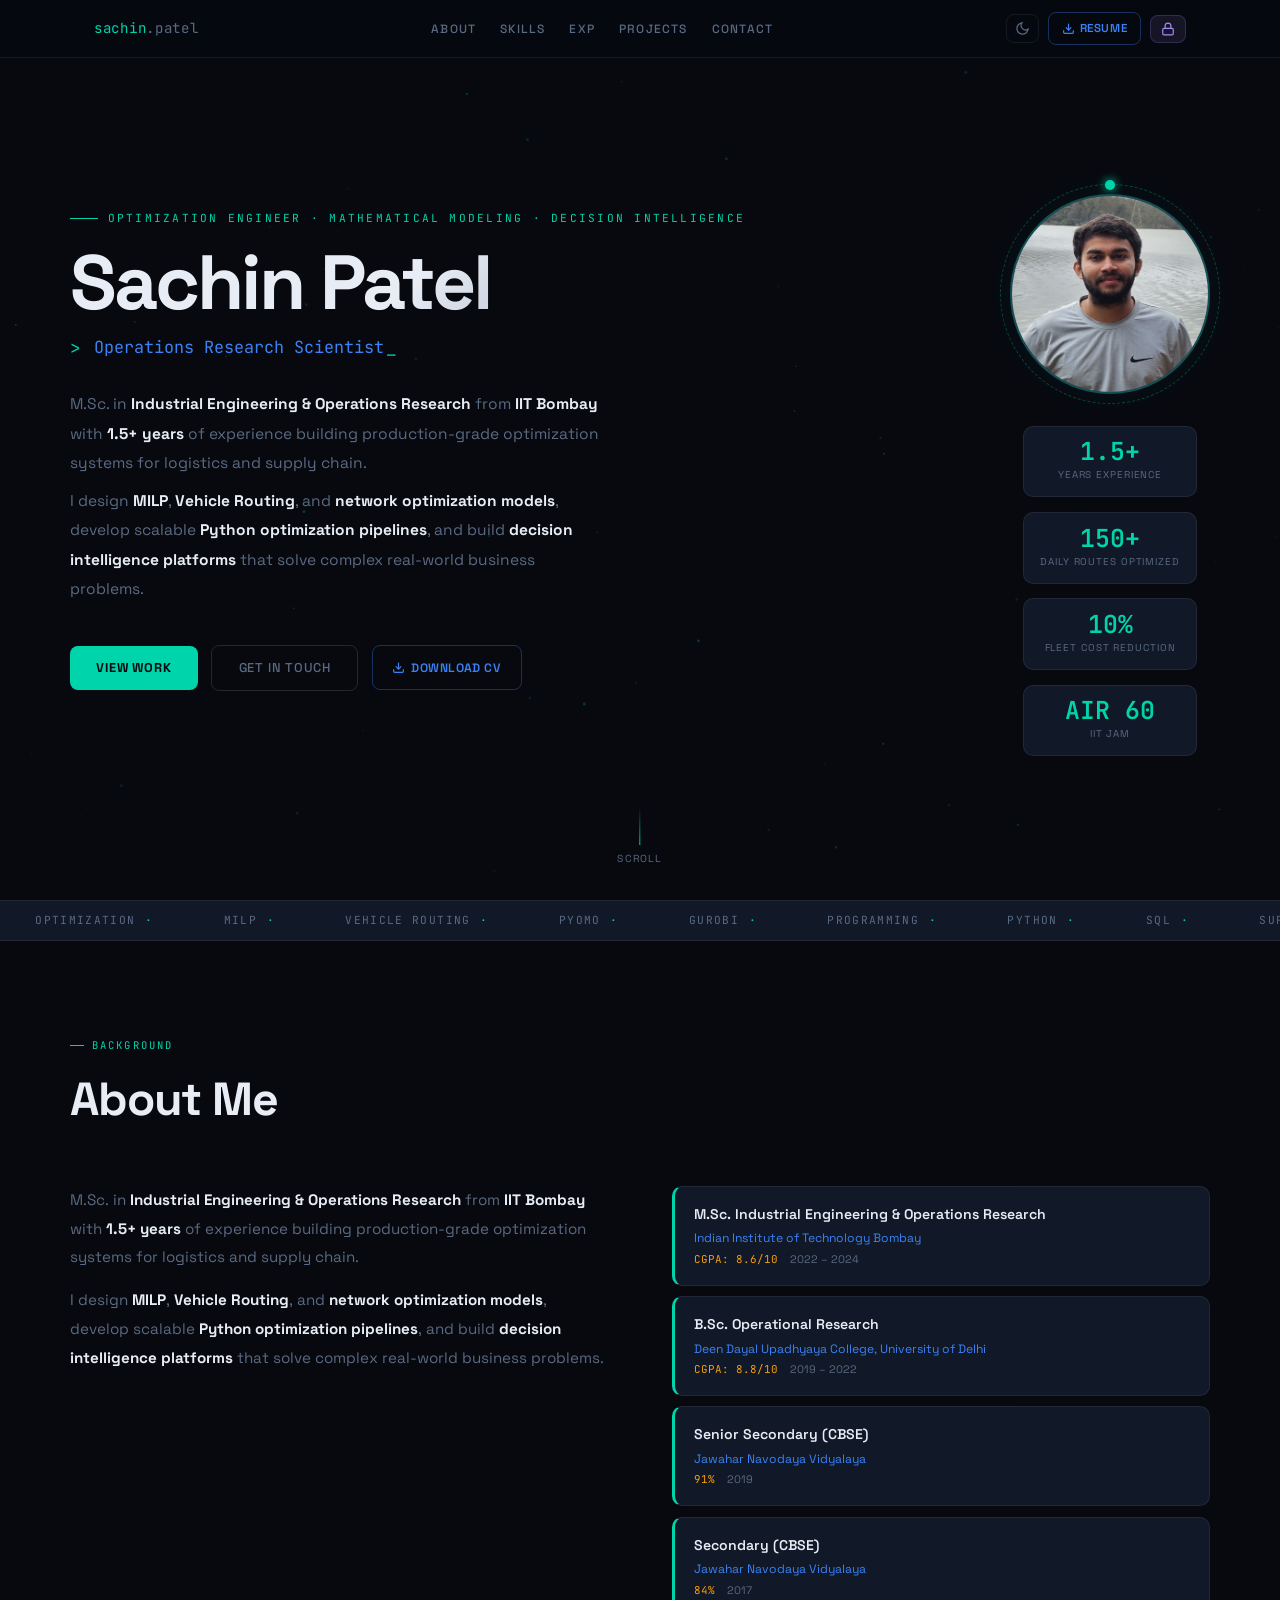
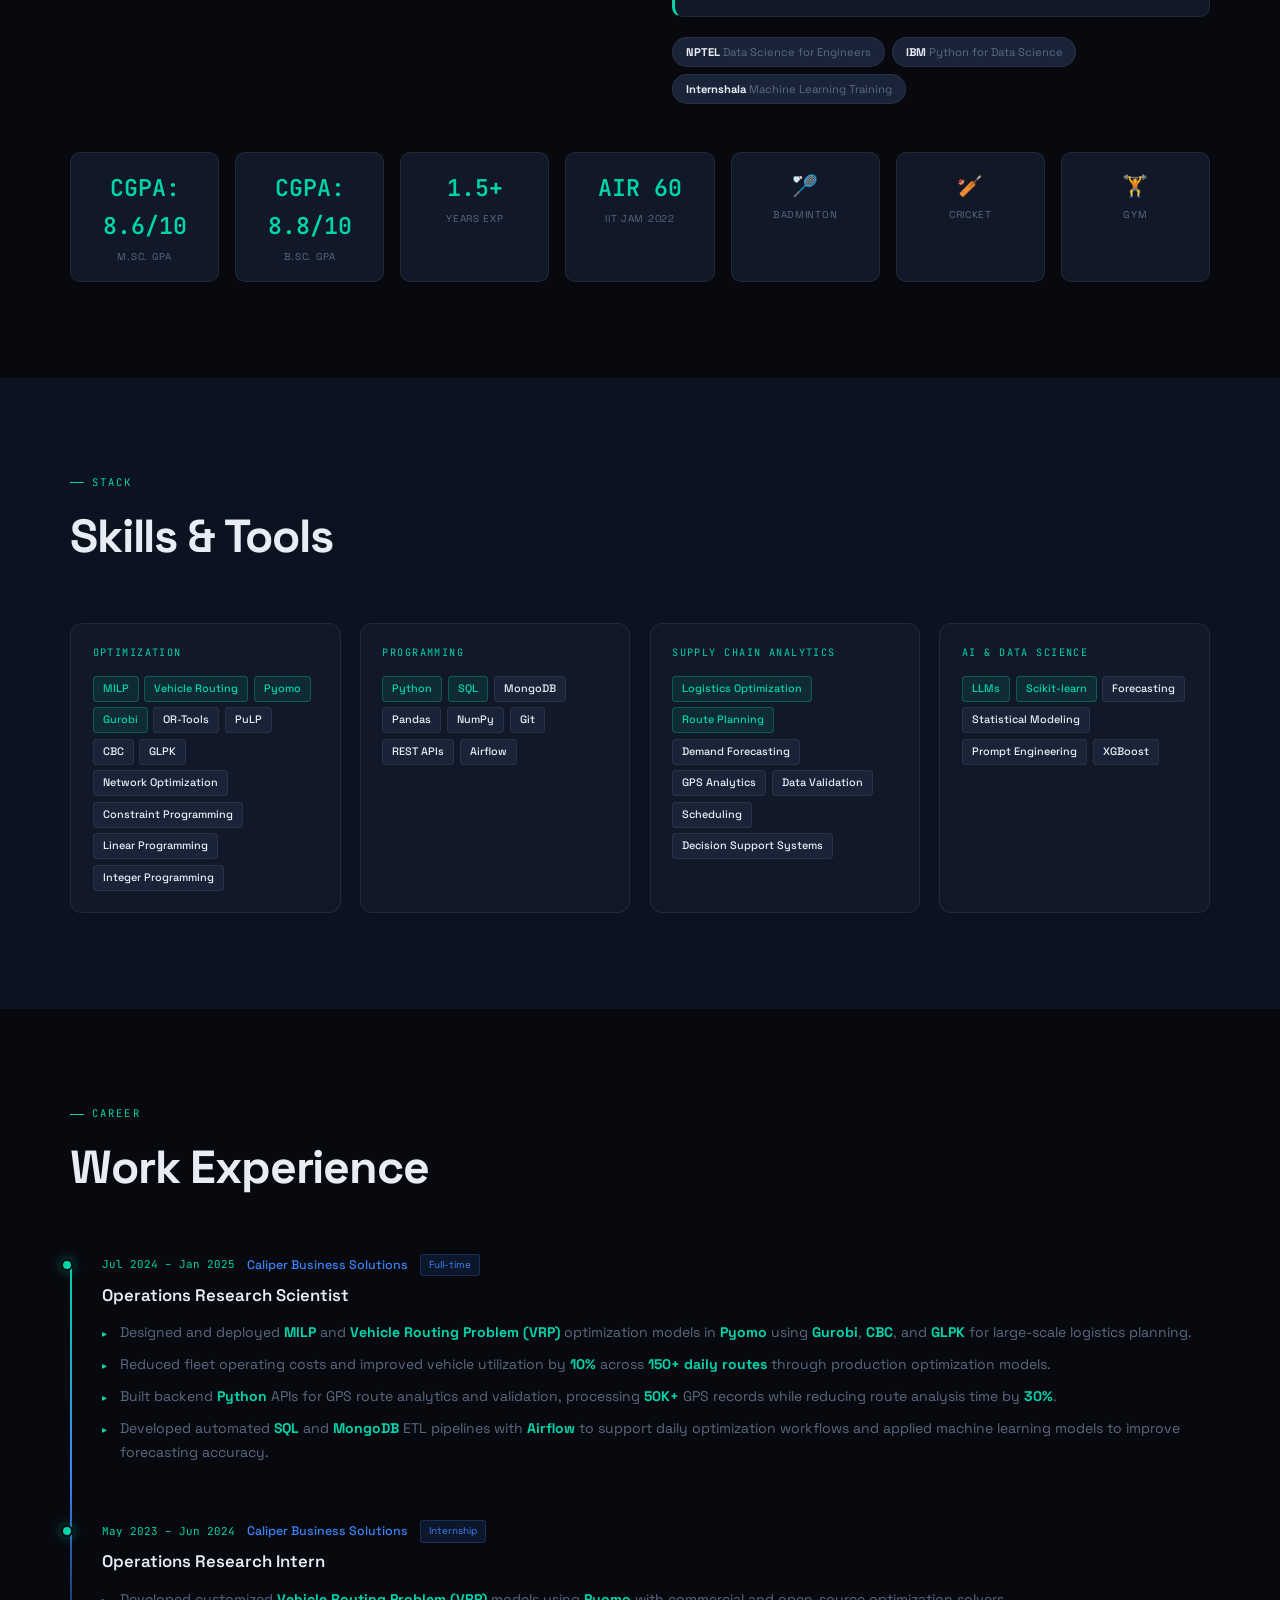
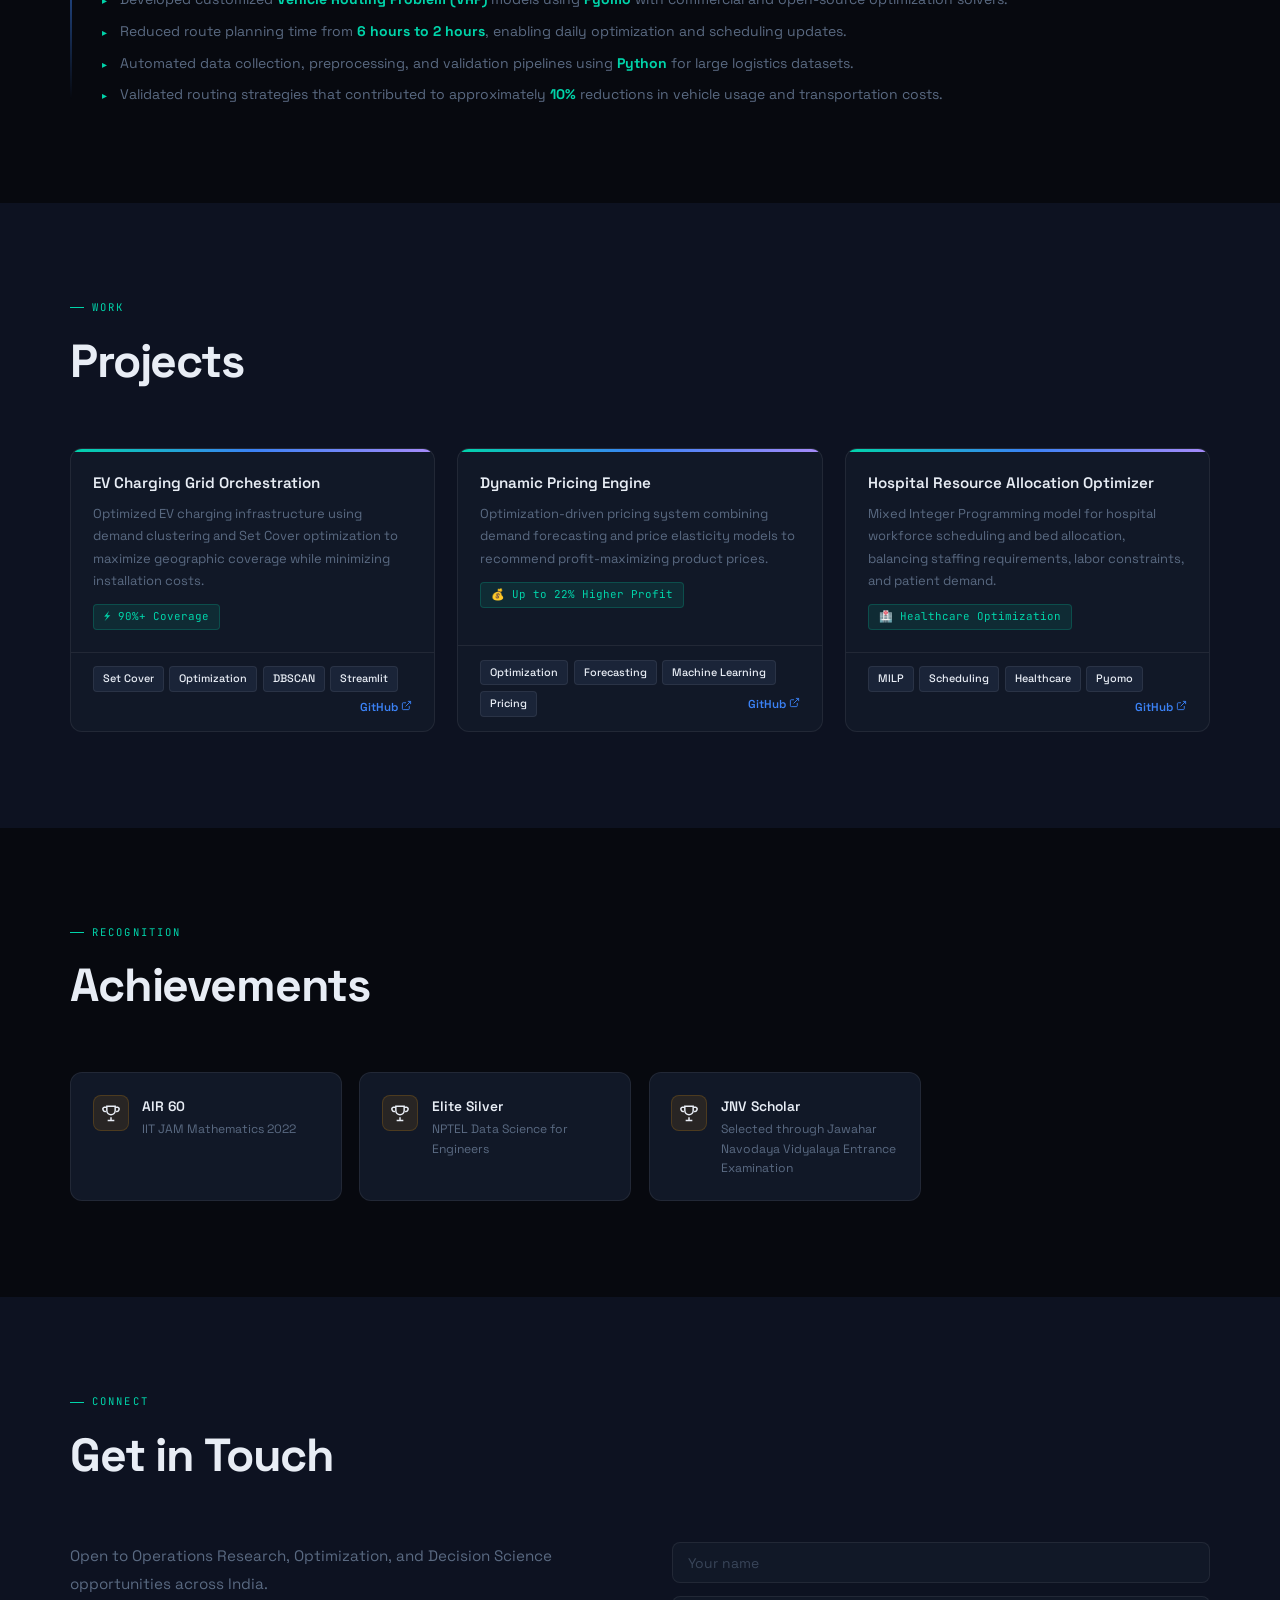
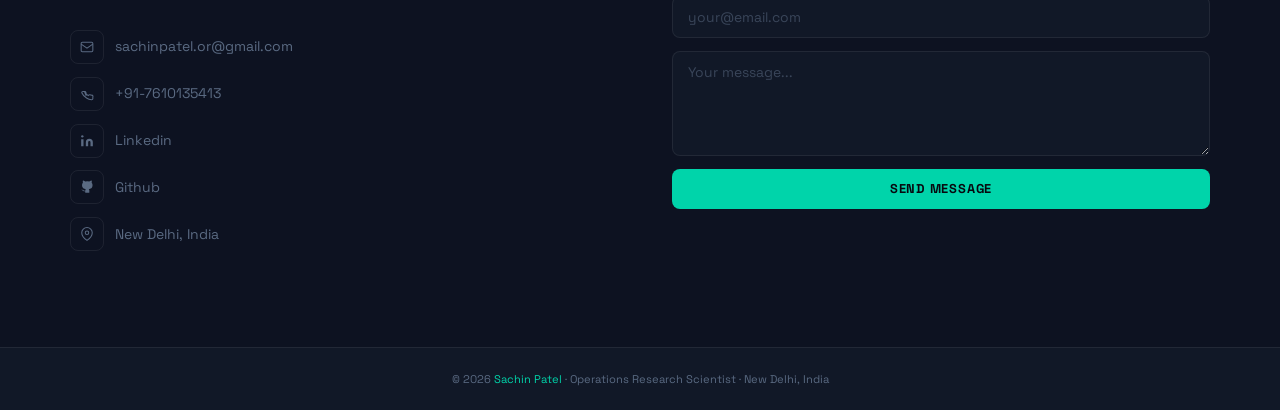
<file: index.html>
<!DOCTYPE html>
<html lang="en" data-theme="dark">
<head>
<meta charset="UTF-8">
<meta name="viewport" content="width=device-width, initial-scale=1.0">
<meta name="description" content="Sachin Patel — Operations Research Scientist specializing in Mathematical Optimization, Supply Chain, Vehicle Routing, and Decision Intelligence.">
<meta property="og:title" content="Sachin Patel — Operations Research Scientist">
<meta property="og:type"  content="website">
<link rel="preconnect" href="https://fonts.googleapis.com">
<link rel="preconnect" href="https://fonts.gstatic.com" crossorigin>
<link href="https://fonts.googleapis.com/css2?family=Space+Grotesk:wght@300;400;500;600;700&family=JetBrains+Mono:wght@400;500;600&display=swap" rel="stylesheet">
<link rel="stylesheet" href="style.css">
<title>Sachin Patel — Operations Research Scientist</title>
</head>
<body>

<canvas id="bg-canvas"></canvas>

<div id="loader">
  <div class="loader-inner">
    <div class="loader-logo">SP</div>
    <div class="loader-bar"><div class="loader-fill" id="loader-fill"></div></div>
    <div class="loader-txt">Loading portfolio…</div>
  </div>
</div>

<nav id="nav">
  <div class="nav-inner">
    <a class="nav-logo" id="nav-logo" href="#hero"></a>
    <ul class="nav-links" id="nav-links">
      <li><a href="#about">About</a></li>
      <li><a href="#skills">Skills</a></li>
      <li><a href="#experience">Exp</a></li>
      <li><a href="#projects">Projects</a></li>
      <li><a href="#contact">Contact</a></li>
    </ul>
    <div class="nav-right">
      <button class="btn-icon" id="theme-btn" title="Toggle theme" aria-label="Toggle theme">
        <svg class="icon-dark" width="15" height="15" fill="none" stroke="currentColor" stroke-width="2" viewBox="0 0 24 24"><path d="M21 12.79A9 9 0 1111.21 3 7 7 0 0021 12.79z"/></svg>
        <svg class="icon-light" width="15" height="15" fill="none" stroke="currentColor" stroke-width="2" viewBox="0 0 24 24"><circle cx="12" cy="12" r="5"/><line x1="12" y1="1" x2="12" y2="3"/><line x1="12" y1="21" x2="12" y2="23"/><line x1="4.22" y1="4.22" x2="5.64" y2="5.64"/><line x1="18.36" y1="18.36" x2="19.78" y2="19.78"/><line x1="1" y1="12" x2="3" y2="12"/><line x1="21" y1="12" x2="23" y2="12"/><line x1="4.22" y1="19.78" x2="5.64" y2="18.36"/><line x1="18.36" y1="5.64" x2="19.78" y2="4.22"/></svg>
      </button>
      <a class="btn-resume" id="nav-resume" href="#" download>
        <svg width="13" height="13" fill="none" stroke="currentColor" stroke-width="2.2" viewBox="0 0 24 24"><path d="M21 15v4a2 2 0 01-2 2H5a2 2 0 01-2-2v-4"/><polyline points="7 10 12 15 17 10"/><line x1="12" y1="15" x2="12" y2="3"/></svg>
        Resume
      </a>
      <button class="btn-admin" id="admin-btn" title="Admin Login">
        <svg width="14" height="14" fill="none" stroke="currentColor" stroke-width="2" viewBox="0 0 24 24"><rect x="3" y="11" width="18" height="11" rx="2"/><path d="M7 11V7a5 5 0 0110 0v4"/></svg>
      </button>
      <button class="nav-burger" id="nav-burger" aria-label="Menu"><span></span><span></span><span></span></button>
    </div>
  </div>
</nav>

<section id="hero">
  <div class="hero-inner">
    <div class="hero-left">
      <div class="hero-eyebrow" id="hero-eyebrow"></div>
      <h1 class="hero-name" id="hero-name"></h1>
      <div class="hero-role-wrap">
        <span class="mono-prefix">&gt;&nbsp;</span>
        <span class="hero-role" id="hero-role"></span>
        <span class="cursor-blink">_</span>
      </div>
      <div class="hero-bio" id="hero-bio"></div>
      <div class="hero-cta">
        <a href="#projects" class="btn-primary">View Work</a>
        <a href="#contact"  class="btn-outline">Get in Touch</a>
        <a class="btn-dl" id="hero-dl" href="#" download>
          <svg width="13" height="13" fill="none" stroke="currentColor" stroke-width="2.2" viewBox="0 0 24 24"><path d="M21 15v4a2 2 0 01-2 2H5a2 2 0 01-2-2v-4"/><polyline points="7 10 12 15 17 10"/><line x1="12" y1="15" x2="12" y2="3"/></svg>
          Download CV
        </a>
      </div>
    </div>
    <div class="hero-right">
      <div class="avatar-wrap" id="avatar-wrap">
        <div class="avatar-glow"></div>
        <div class="avatar-orbit-ring">
          <div class="orbit-dot"></div>
        </div>
        <div class="avatar-img" id="avatar-img"></div>
      </div>
      <div class="hero-stats" id="hero-stats"></div>
    </div>
  </div>
  <div class="hero-scroll"><div class="scroll-line"></div><span>scroll</span></div>
</section>

<div class="ticker-wrap"><div class="ticker" id="ticker"></div></div>

<section id="about" class="sec">
  <div class="sec-inner">
    <div class="sec-label">Background</div>
    <h2 class="sec-title">About Me</h2>
    <div class="about-grid">
      <div class="about-bio" id="about-bio"></div>
      <div>
        <div class="edu-list"  id="edu-list"></div>
        <div class="cert-row"  id="cert-row"></div>
      </div>
    </div>
    <div class="fact-strip" id="fact-strip"></div>
  </div>
</section>

<section id="skills" class="sec alt">
  <div class="sec-inner">
    <div class="sec-label">Stack</div>
    <h2 class="sec-title">Skills &amp; Tools</h2>
    <div class="skills-grid" id="skills-grid"></div>
  </div>
</section>

<section id="experience" class="sec">
  <div class="sec-inner">
    <div class="sec-label">Career</div>
    <h2 class="sec-title">Work Experience</h2>
    <div class="timeline" id="timeline"></div>
  </div>
</section>

<section id="projects" class="sec alt">
  <div class="sec-inner">
    <div class="sec-label">Work</div>
    <h2 class="sec-title">Projects</h2>
    <div class="projects-grid" id="projects-grid"></div>
  </div>
</section>

<section id="achievements" class="sec">
  <div class="sec-inner">
    <div class="sec-label">Recognition</div>
    <h2 class="sec-title">Achievements</h2>
    <div class="ach-grid" id="ach-grid"></div>
  </div>
</section>

<section id="contact" class="sec alt">
  <div class="sec-inner">
    <div class="sec-label">Connect</div>
    <h2 class="sec-title">Get in Touch</h2>
    <div class="contact-grid">
      <div>
        <p class="contact-blurb">Open to Operations Research, Optimization, and Decision Science opportunities across India.</p>
        <div class="contact-links" id="contact-links"></div>
      </div>
      <form id="contact-form" class="contact-form" action="https://api.web3forms.com/submit" method="POST">
        <input type="hidden" name="access_key" value="3847a3f7-4473-4e5f-8e1f-1c591c4b8a08">
        <input class="f-input" type="text" name="name" placeholder="Your name" required>
        <input class="f-input" type="email" name="email" placeholder="your@email.com" required>
        <input type="hidden" name="subject" value="New Portfolio Contact">
        <textarea class="f-input f-ta" name="message" placeholder="Your message..." required></textarea>
        <input type="checkbox" name="botcheck" class="hidden" style="display:none">
        <button class="btn-primary w-full" type="submit">
          Send Message
        </button>
      </form>
      <div id="form-ok" class="hidden" style="text-align:center;padding:2rem;color:var(--a,#00D4AA);font-weight:600;"> 
        ✓ Message sent — thank you! I'll get back to you soon. 
      </div>
    </div>
  </div>
</section>

<footer><p id="footer-txt"></p></footer>

<div class="modal-bg hidden" id="login-modal">
  <div class="modal-box" role="dialog" aria-modal="true" aria-label="Admin Login">
    <div class="modal-head">
      <span>🔐 Admin Login</span>
      <button class="icon-btn" id="login-close" aria-label="Close">✕</button>
    </div>
    <p class="modal-sub">Authenticate with GitHub to edit this portfolio.<br>Your Personal Access Token never leaves your browser.</p>
    <label class="f-label">GitHub Personal Access Token</label>
    <input class="f-input" id="gh-token-input" type="password" placeholder="ghp_xxxxxxxxxxxxxxxxxxxx" autocomplete="off">
    <label class="f-label mt8">GitHub Username</label>
    <input class="f-input" id="gh-owner-input" type="text" placeholder="your-github-username">
    <label class="f-label mt8">Repository Name</label>
    <input class="f-input" id="gh-repo-input"  type="text" placeholder="your-repo-name">
    <p class="modal-hint">Need a token? → GitHub → Settings → Developer Settings → Fine-grained Tokens → Contents: Write</p>
    <p class="modal-err hidden" id="login-err">Authentication failed. Check token and try again.</p>
    <button class="btn-primary w-full mt" id="login-submit">
      <span id="login-btn-txt">Verify &amp; Unlock Editor</span>
    </button>
  </div>
</div>

<div class="panel-overlay hidden" id="panel-overlay"></div>
<aside class="admin-panel hidden" id="admin-panel" aria-hidden="true">

  <div class="ap-head">
    <div class="ap-logo">
      <svg width="15" height="15" fill="none" stroke="var(--accent)" stroke-width="2" viewBox="0 0 24 24"><path d="M12 20h9"/><path d="M16.5 3.5a2.121 2.121 0 013 3L7 19l-4 1 1-4L16.5 3.5z"/></svg>
      Live Editor
    </div>
    <div class="ap-actions">
      <button class="btn-push" id="btn-push" title="Push changes to GitHub">
        <svg width="13" height="13" fill="currentColor" viewBox="0 0 24 24"><path d="M9 19c-5 1.5-5-2.5-7-3m14 6v-3.87a3.37 3.37 0 00-.94-2.61c3.14-.35 6.44-1.54 6.44-7A5.44 5.44 0 0020 4.77 5.07 5.07 0 0019.91 1S18.73.65 16 2.48a13.38 13.38 0 00-7 0C6.27.65 5.09 1 5.09 1A5.07 5.07 0 005 4.77a5.44 5.44 0 00-1.5 3.78c0 5.42 3.3 6.61 6.44 7A3.37 3.37 0 009 18.13V22"/></svg>
        <span id="push-txt">Push to GitHub</span>
      </button>
      <button class="icon-btn" id="panel-close" aria-label="Close panel">✕</button>
    </div>
  </div>

  <div class="ap-status hidden" id="ap-status"></div>

  <div class="ap-tabs" role="tablist">
    <button class="ap-tab active" data-tab="identity"   role="tab">Identity</button>
    <button class="ap-tab"        data-tab="hero"       role="tab">Hero</button>
    <button class="ap-tab"        data-tab="experience" role="tab">Experience</button>
    <button class="ap-tab"        data-tab="projects"   role="tab">Projects</button>
    <button class="ap-tab"        data-tab="settings"   role="tab">Settings</button>
  </div>

  <div class="ap-body" id="tab-identity" role="tabpanel">
    <div class="ap-sec">Personal Info</div>
    <div class="ef" data-k="name"       data-label="Full Name"></div>
    <div class="ef" data-k="role"       data-label="Job Title / Role"></div>
    <div class="ef" data-k="tagline"    data-label="Status Tagline"></div>
    <div class="ef" data-k="location"   data-label="Location"></div>
    <div class="ef" data-k="email"      data-label="Email" data-type="email"></div>
    <div class="ef" data-k="phone"      data-label="Phone"></div>
    <div class="ef" data-k="linkedin"   data-label="LinkedIn URL" data-type="url"></div>
    <div class="ef" data-k="github"     data-label="GitHub URL" data-type="url"></div>
    <div class="ef" data-k="resumeFile" data-label="Resume PDF filename" data-hint="Place PDF in same folder as index.html"></div>
    <div class="ef" data-k="photoUrl"   data-label="Photo URL / filename" data-hint="Leave blank for initials avatar"></div>
    <div class="ap-sec">Appearance</div>
    <div class="ef" data-k="accentColor" data-label="Accent colour" data-type="color"></div>
    <div class="ap-sec">Bio <small>(one paragraph per line)</small></div>
    <div class="ef" data-k="bio" data-type="textarea" data-rows="5"></div>
  </div>

  <div class="ap-body hidden" id="tab-hero" role="tabpanel">
    <div class="ap-sec">Hero Stats</div>
    <div id="ap-stats-list"></div>
    <button class="btn-add" id="add-stat">+ Add stat</button>
  </div>

  <div class="ap-body hidden" id="tab-experience" role="tabpanel">
    <div id="ap-exp-list"></div>
    <button class="btn-add" id="add-exp">+ Add role</button>
  </div>

  <div class="ap-body hidden" id="tab-projects" role="tabpanel">
    <div class="ap-sec">Drag cards to reorder · Changes reflect instantly</div>
    <div id="ap-proj-list" class="drag-list"></div>
    <button class="btn-add" id="add-proj">+ Add project</button>
  </div>

  <div class="ap-body hidden" id="tab-settings" role="tabpanel">
    <div class="ap-sec">GitHub Connection</div>
    <div class="gh-info-box">
      <div class="gh-status" id="gh-status-box">
        <span class="gh-dot"></span>
        <span id="gh-status-txt">Not connected</span>
      </div>
      <p class="hint-p">You authenticated via the login modal. Token is stored only in memory — cleared when you close this tab. Re-login if you refresh.</p>
    </div>
    <div class="ap-sec">Danger Zone</div>
    <button class="btn-danger" id="btn-logout">🔓 Log Out of Admin</button>
    <div class="ap-sec">Export</div>
    <button class="btn-export" id="btn-export-json">📋 Copy config.json to clipboard</button>
  </div>
</aside>

<script src="main.js"></script>
</body>
</html>
</file>
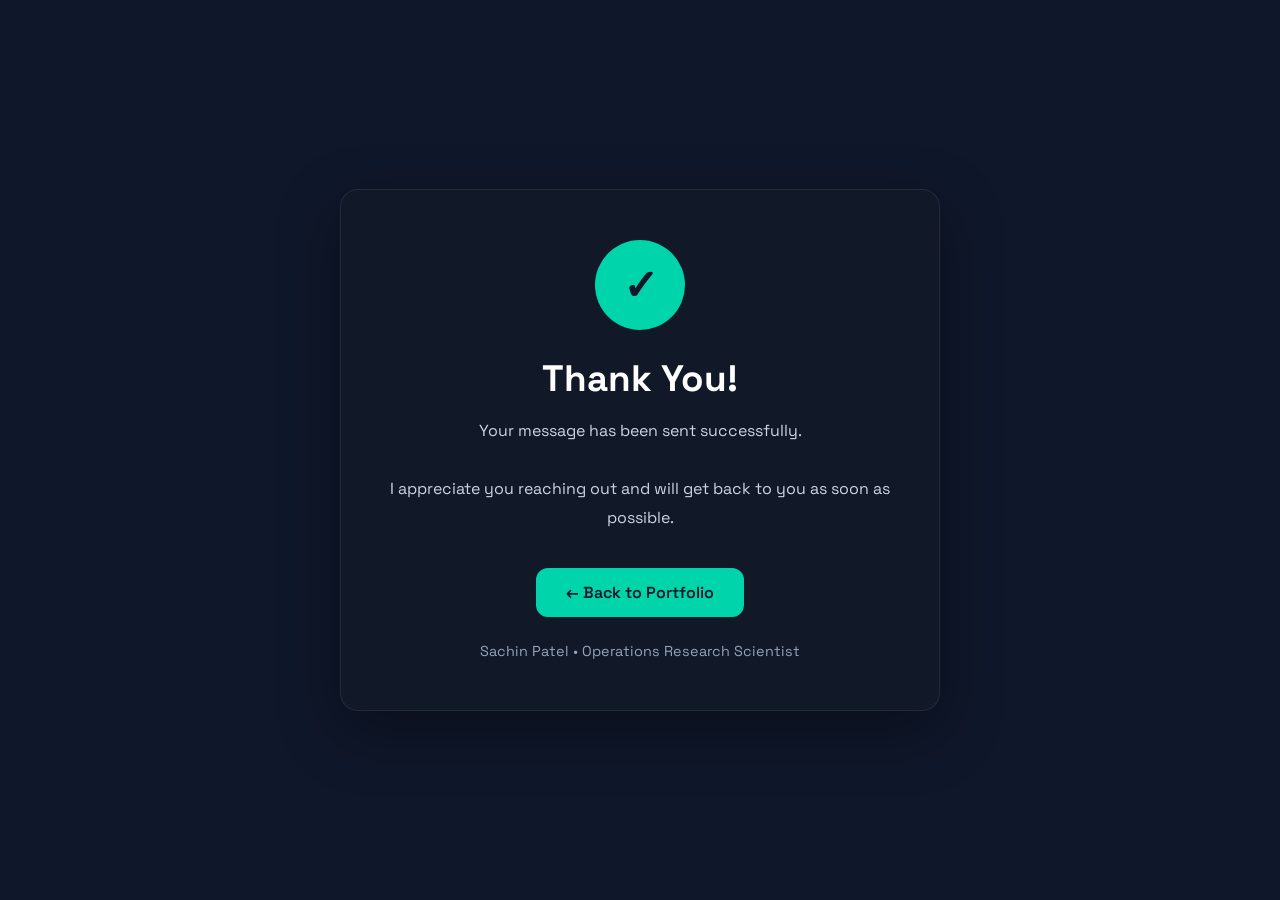
<file: thankyou.html>
<!DOCTYPE html>
<html lang="en">
<head>
    <meta charset="UTF-8">
    <meta name="viewport" content="width=device-width, initial-scale=1.0">

    <title>Thank You | Sachin Patel</title>

    <meta name="description" content="Thank you for contacting Sachin Patel. Your message has been received.">

    <link href="https://fonts.googleapis.com/css2?family=Space+Grotesk:wght@400;500;600;700&display=swap" rel="stylesheet">

    <style>
        *{
            margin:0;
            padding:0;
            box-sizing:border-box;
        }

        body{
            font-family:"Space Grotesk",sans-serif;
            background:#0f172a;
            color:#fff;
            display:flex;
            justify-content:center;
            align-items:center;
            min-height:100vh;
            padding:20px;
        }

        .card{
            max-width:600px;
            width:100%;
            text-align:center;
            background:#111827;
            border:1px solid rgba(255,255,255,.08);
            border-radius:18px;
            padding:50px 35px;
            box-shadow:0 20px 60px rgba(0,0,0,.35);
        }

        .icon{
            width:90px;
            height:90px;
            margin:0 auto 25px;
            border-radius:50%;
            background:#00D4AA;
            display:flex;
            align-items:center;
            justify-content:center;
            font-size:42px;
            color:#0f172a;
            font-weight:bold;
        }

        h1{
            font-size:2.3rem;
            margin-bottom:15px;
        }

        p{
            color:#cbd5e1;
            line-height:1.8;
            margin-bottom:35px;
        }

        .btn{
            display:inline-block;
            padding:14px 30px;
            border-radius:12px;
            text-decoration:none;
            background:#00D4AA;
            color:#0f172a;
            font-weight:600;
            transition:.3s;
        }

        .btn:hover{
            transform:translateY(-3px);
        }

        .small{
            margin-top:25px;
            font-size:.9rem;
            color:#94a3b8;
        }
    </style>
</head>
<body>

<div class="card">

    <div class="icon">✓</div>

    <h1>Thank You!</h1>

    <p>
        Your message has been sent successfully.
        <br><br>
        I appreciate you reaching out and will get back to you as soon as possible.
    </p>

    <a class="btn" href="index.html">
        ← Back to Portfolio
    </a>

    <div class="small">
        Sachin Patel • Operations Research Scientist
    </div>

</div>

</body>
</html>
</file>
<file: style.css>
/* ════════════════════════════════════════════════════════════
   SACHIN PATEL PORTFOLIO v4
   config.json · serverless GitHub auth · draggable projects
════════════════════════════════════════════════════════════ */

/* ── TOKENS ─────────────────────────────────────────────── */
:root{
  --a:  #00D4AA; --a2: #3B82F6; --a3: #A78BFA; --gold: #F59E0B;
  --bg: #07090F; --bg2:#0D1221; --sf: #111827; --sf2: #1A2438;
  --bd: rgba(255,255,255,.07); --bd2: rgba(255,255,255,.12);
  --tx: #E8EDF5; --mu: #5A6A82; --mu2:#3D4D62;
  --f:  'Space Grotesk',sans-serif;
  --m:  'JetBrains Mono',monospace;
  --r:  12px; --nh: 58px;
  --tr: .22s ease;
}
[data-theme="light"]{
  --bg:#F0F5FF; --bg2:#E6EDF9; --sf:#FFF; --sf2:#EBF2FA;
  --bd:rgba(0,0,0,.08); --bd2:rgba(0,0,0,.14);
  --tx:#0D1220; --mu:#5A6A82; --mu2:#9AAAC0;
  --a:#009B7D; --a2:#1D4ED8; --a3:#7C3AED;
}

/* ── RESET ──────────────────────────────────────────────── */
*,*::before,*::after{margin:0;padding:0;box-sizing:border-box;}
html{scroll-behavior:smooth;font-size:16px;}
body{font-family:var(--f);background:var(--bg);color:var(--tx);line-height:1.65;overflow-x:hidden;transition:background var(--tr),color var(--tr);}
a{color:inherit;text-decoration:none;}
ul{list-style:none;}
button{font-family:var(--f);cursor:pointer;border:none;background:none;}
input,textarea{font-family:var(--f);}
.hidden{display:none!important;}
.w-full{width:100%;}
.mt{margin-top:1rem;}
.mt8{margin-top:.5rem;}

/* ── CANVAS ─────────────────────────────────────────────── */
#bg-canvas{position:fixed;inset:0;z-index:0;pointer-events:none;opacity:.5;}

/* ── SCROLLBAR ──────────────────────────────────────────── */
::-webkit-scrollbar{width:3px;}
::-webkit-scrollbar-track{background:var(--bg);}
::-webkit-scrollbar-thumb{background:var(--a);border-radius:2px;}

/* ════════════════════════════════════════════════════════════
   LOADER
════════════════════════════════════════════════════════════ */
#loader{
  position:fixed;inset:0;z-index:999;
  background:var(--bg);
  display:flex;align-items:center;justify-content:center;
  transition:opacity .5s ease;
}
#loader.out{opacity:0;pointer-events:none;}
.loader-inner{display:flex;flex-direction:column;align-items:center;gap:1.5rem;}
.loader-logo{font-family:var(--m);font-size:2.5rem;font-weight:600;color:var(--a);}
.loader-bar{width:180px;height:2px;background:var(--sf2);border-radius:2px;overflow:hidden;}
.loader-fill{height:100%;width:0%;background:linear-gradient(90deg,var(--a),var(--a2));border-radius:2px;transition:width .1s linear;}
.loader-txt{font-family:var(--m);font-size:.72rem;color:var(--mu);letter-spacing:.12em;text-transform:uppercase;}

/* ════════════════════════════════════════════════════════════
   NAV
════════════════════════════════════════════════════════════ */
#nav{
  position:fixed;top:0;left:0;right:0;z-index:100;
  height:var(--nh);
  background:rgba(7,9,15,.85);
  backdrop-filter:blur(18px) saturate(180%);
  border-bottom:1px solid var(--bd);
  transition:background var(--tr);
}
[data-theme="light"] #nav{background:rgba(240,245,255,.88);}
.nav-inner{max-width:1140px;margin:0 auto;padding:0 1.5rem;height:100%;display:flex;align-items:center;justify-content:space-between;gap:1rem;}
.nav-logo{font-family:var(--m);font-size:.88rem;color:var(--a);letter-spacing:.05em;white-space:nowrap;}
.nav-logo span{color:var(--mu);}
.nav-links{display:flex;gap:1.5rem;}
.nav-links a{font-size:.75rem;font-weight:500;letter-spacing:.1em;text-transform:uppercase;color:var(--mu);transition:color var(--tr);}
.nav-links a:hover{color:var(--a);}
.nav-right{display:flex;align-items:center;gap:.55rem;flex-shrink:0;}
.btn-icon{border:1px solid var(--bd);border-radius:8px;padding:6px 8px;color:var(--mu);display:flex;align-items:center;transition:all var(--tr);}
.btn-icon:hover{border-color:var(--a);color:var(--a);}
[data-theme="dark"]  .icon-light{display:none;}
[data-theme="light"] .icon-dark{display:none;}
.btn-resume{display:inline-flex;align-items:center;gap:5px;padding:6px 13px;border-radius:8px;border:1px solid rgba(59,130,246,.35);color:var(--a2);font-size:.72rem;font-weight:600;letter-spacing:.05em;text-transform:uppercase;transition:all var(--tr);}
.btn-resume:hover{background:rgba(59,130,246,.12);}
.btn-admin{display:flex;align-items:center;padding:6px 10px;background:rgba(167,139,250,.1);border:1px solid rgba(167,139,250,.2);border-radius:8px;color:var(--a3);transition:all var(--tr);}
.btn-admin:hover{background:rgba(167,139,250,.2);border-color:var(--a3);}
.nav-burger{display:none;flex-direction:column;gap:5px;padding:4px;}
.nav-burger span{width:22px;height:2px;background:var(--mu);border-radius:2px;display:block;transition:.3s;}

/* ════════════════════════════════════════════════════════════
   HERO
════════════════════════════════════════════════════════════ */
#hero{
  min-height:100vh;display:flex;align-items:center;
  padding:calc(var(--nh)+4rem) 1.5rem 5rem;
  max-width:1140px;margin:0 auto;
  position:relative;z-index:1;
}
.hero-right {
    display: flex;
    flex-direction: column;
    align-items: center;
    gap: 2rem;

    margin-top: 50px;   /* Add this */
}
.hero-inner{display:grid;grid-template-columns:1fr auto;gap:4rem;align-items:center;width:100%;}
.hero-eyebrow{
  font-family:var(--m);font-size:.7rem;color:var(--a);letter-spacing:.2em;text-transform:uppercase;
  margin-bottom:1rem;display:flex;align-items:center;gap:.6rem;
}
.hero-eyebrow::before{content:'';width:28px;height:1px;background:var(--a);}
.hero-name{
  font-size:clamp(3rem,6vw,5.2rem);font-weight:700;line-height:1.0;letter-spacing:-.035em;
  background:linear-gradient(135deg,var(--tx) 40%,var(--mu) 100%);
  -webkit-background-clip:text;-webkit-text-fill-color:transparent;background-clip:text;
  margin-bottom:.8rem;
}
[data-theme="light"] .hero-name{background:linear-gradient(135deg,#0D1220 0%,#3B5280 100%);-webkit-background-clip:text;background-clip:text;}
.hero-role-wrap{display:flex;align-items:center;gap:2px;margin-bottom:1.75rem;}
.mono-prefix{font-family:var(--m);font-size:1.1rem;color:var(--a);}
.hero-role{font-family:var(--m);font-size:1.05rem;color:var(--a2);}
.cursor-blink{font-family:var(--m);font-size:1.1rem;color:var(--a);animation:blink 1.1s step-end infinite;}
@keyframes blink{0%,100%{opacity:1;}50%{opacity:0;}}
.hero-bio{font-size:.97rem;color:var(--mu);max-width:530px;line-height:1.9;margin-bottom:2.5rem;}
.hero-bio p{margin-bottom:.5rem;}
.hero-bio p:last-child{margin-bottom:0;}
.hero-bio strong{color:var(--tx);}
.hero-cta{display:flex;gap:.85rem;flex-wrap:wrap;align-items:center;}
.btn-primary{
  display:inline-block;padding:.72rem 1.65rem;
  background:var(--a);color:#07090F;border:none;border-radius:8px;
  font-weight:700;font-size:.8rem;letter-spacing:.06em;text-transform:uppercase;
  transition:all var(--tr);cursor:pointer;
}
.btn-primary:hover{transform:translateY(-2px);box-shadow:0 8px 24px rgba(0,212,170,.3);}
.btn-outline{
  display:inline-block;padding:.72rem 1.65rem;
  border:1px solid var(--bd2);color:var(--mu);border-radius:8px;
  font-weight:500;font-size:.8rem;letter-spacing:.06em;text-transform:uppercase;
  transition:all var(--tr);
}
.btn-outline:hover{border-color:var(--a);color:var(--a);}
.btn-dl{
  display:inline-flex;align-items:center;gap:6px;padding:.7rem 1.2rem;
  border:1px solid rgba(59,130,246,.35);color:var(--a2);border-radius:8px;
  font-weight:600;font-size:.76rem;letter-spacing:.04em;text-transform:uppercase;transition:all var(--tr);
}
.btn-dl:hover{background:rgba(59,130,246,.1);}

/* Avatar */
.hero-right{display:flex;flex-direction:column;align-items:center;gap:2rem;}
.avatar-wrap{position:relative;width:200px;height:200px;flex-shrink:0;}
.avatar-glow{
  position:absolute;inset:-24px;border-radius:50%;
  background:radial-gradient(circle,rgba(0,212,170,.15) 0%,transparent 70%);
  animation:glowpulse 4s ease-in-out infinite;
}
@keyframes glowpulse{0%,100%{opacity:.5;transform:scale(.95);}50%{opacity:1;transform:scale(1.05);}}
.avatar-orbit-ring{
  position:absolute;inset:-10px;border-radius:50%;
  border:1px dashed rgba(0,212,170,.3);
  animation:spin 18s linear infinite;
}
@keyframes spin{to{transform:rotate(360deg);}}
.orbit-dot{
  position:absolute;top:0;left:50%;
  transform:translateX(-50%) translateY(-5px);
  width:10px;height:10px;border-radius:50%;
  background:var(--a);box-shadow:0 0 10px var(--a);
}
.avatar-img{
  position:absolute;inset:0;border-radius:50%;
  background:var(--sf2);border:2px solid rgba(0,212,170,.25);
  display:flex;align-items:center;justify-content:center;
  overflow:hidden;font-family:var(--m);font-size:2.8rem;font-weight:600;color:var(--a);
}
.avatar-img img{width:100%;height:100%;object-fit:cover;}
.hero-stats{display:flex;flex-direction:column;gap:.9rem;min-width:130px;}
.stat-card{
  background:var(--sf);border:1px solid var(--bd);border-radius:10px;
  padding:.8rem 1rem;text-align:center;
  transition:border-color var(--tr),transform var(--tr);
}
.stat-card:hover{border-color:var(--a);transform:translateY(-2px);}
.stat-val{font-family:var(--m);font-size:1.55rem;font-weight:600;color:var(--a);display:block;line-height:1;}
.stat-lab{font-size:.62rem;letter-spacing:.09em;text-transform:uppercase;color:var(--mu);margin-top:.2rem;}
.hero-scroll{
  position:absolute;bottom:2rem;left:50%;transform:translateX(-50%);
  display:flex;flex-direction:column;align-items:center;gap:.4rem;
  color:var(--mu);font-size:.64rem;letter-spacing:.12em;text-transform:uppercase;
  animation:float 3.5s ease-in-out infinite;
}
@keyframes float{0%,100%{transform:translateX(-50%) translateY(0);}50%{transform:translateX(-50%) translateY(-7px);}}
.scroll-line{width:1px;height:38px;background:linear-gradient(to bottom,transparent,var(--a));}

/* ════════════════════════════════════════════════════════════
   TICKER
════════════════════════════════════════════════════════════ */
.ticker-wrap{overflow:hidden;border-top:1px solid var(--bd);border-bottom:1px solid var(--bd);background:var(--sf);padding:.65rem 0;position:relative;z-index:1;}
.ticker{display:flex;white-space:nowrap;animation:tickscroll 28s linear infinite;}
.ticker:hover{animation-play-state:paused;}
.ticker-item{padding:0 2.2rem;font-family:var(--m);font-size:.7rem;letter-spacing:.12em;text-transform:uppercase;color:var(--mu);display:inline-flex;align-items:center;gap:.6rem;}
.ticker-item::after{content:'·';color:var(--a);}
@keyframes tickscroll{from{transform:translateX(0);}to{transform:translateX(-50%);}}

/* ════════════════════════════════════════════════════════════
   SECTIONS
════════════════════════════════════════════════════════════ */
.sec{padding:6rem 1.5rem;position:relative;z-index:1;}
.sec.alt{background:var(--bg2);}
.sec-inner{max-width:1140px;margin:0 auto;}
.sec-label{font-family:var(--m);font-size:.66rem;color:var(--a);letter-spacing:.2em;text-transform:uppercase;margin-bottom:.4rem;display:flex;align-items:center;gap:.5rem;}
.sec-label::before{content:'';width:14px;height:1px;background:var(--a);}
.sec-title{font-size:clamp(1.9rem,4vw,2.9rem);font-weight:700;letter-spacing:-.025em;margin-bottom:3rem;}

/* ════════════════════════════════════════════════════════════
   ABOUT
════════════════════════════════════════════════════════════ */
.about-grid{display:grid;grid-template-columns:1fr 1fr;gap:4rem;margin-bottom:3rem;}
.about-bio p{font-size:.95rem;color:var(--mu);line-height:1.9;margin-bottom:.85rem;}
.about-bio p strong{color:var(--tx);}
.edu-list{display:flex;flex-direction:column;gap:.65rem;margin-bottom:1.25rem;}
.edu-card{
  background:var(--sf);border:1px solid var(--bd);border-radius:10px;
  padding:1rem 1.2rem;border-left:3px solid var(--a);transition:transform var(--tr);
}
.edu-card:hover{transform:translateX(4px);}
.edu-deg{font-weight:600;font-size:.88rem;}
.edu-inst{font-size:.76rem;color:var(--a2);margin:.15rem 0;}
.edu-meta{display:flex;gap:.75rem;font-size:.68rem;color:var(--mu);}
.edu-grade{color:var(--gold);font-family:var(--m);}
.cert-row{display:flex;flex-wrap:wrap;gap:.45rem;}
.cert-pill{padding:.3rem .8rem;border-radius:20px;background:var(--sf2);border:1px solid var(--bd);font-size:.7rem;color:var(--mu);transition:border-color var(--tr),color var(--tr);}
.cert-pill:hover{border-color:var(--a);color:var(--a);}
.cert-pill strong{color:var(--tx);}
.fact-strip{display:grid;grid-template-columns:repeat(auto-fit,minmax(140px,1fr));gap:1rem;}
.fact-card{
  background:var(--sf);border:1px solid var(--bd);border-radius:10px;
  padding:1rem 1.1rem;text-align:center;transition:border-color var(--tr),transform var(--tr);
}
.fact-card:hover{border-color:var(--a2);transform:translateY(-3px);}
.fact-val{font-family:var(--m);font-size:1.45rem;font-weight:600;color:var(--a);display:block;}
.fact-key{font-size:.62rem;letter-spacing:.07em;text-transform:uppercase;color:var(--mu);margin-top:.2rem;}

/* ════════════════════════════════════════════════════════════
   SKILLS
════════════════════════════════════════════════════════════ */
.skills-grid{display:grid;grid-template-columns:repeat(auto-fill,minmax(270px,1fr));gap:1.2rem;}
.skill-card{
  background:var(--sf);border:1px solid var(--bd);border-radius:var(--r);padding:1.35rem;
  position:relative;overflow:hidden;transition:border-color var(--tr),transform var(--tr);
}
.skill-card::after{
  content:'';position:absolute;top:0;left:0;right:0;height:2px;
  background:linear-gradient(90deg,var(--a),var(--a2));
  transform:scaleX(0);transform-origin:left;transition:transform .3s;
}
.skill-card:hover{border-color:rgba(0,212,170,.3);transform:translateY(-3px);}
.skill-card:hover::after{transform:scaleX(1);}
.skill-cat{font-family:var(--m);font-size:.64rem;color:var(--a);letter-spacing:.14em;text-transform:uppercase;margin-bottom:.85rem;}
.skill-tags{display:flex;flex-wrap:wrap;gap:.35rem;}
.tag{font-size:.68rem;padding:3px 9px;border-radius:4px;border:1px solid var(--bd);background:var(--sf2);color:var(--tx);font-weight:500;}
.tag.hi{background:rgba(0,212,170,.1);border-color:rgba(0,212,170,.3);color:var(--a);}

/* ════════════════════════════════════════════════════════════
   TIMELINE
════════════════════════════════════════════════════════════ */
.timeline{position:relative;padding-left:2rem;}
.timeline::before{content:'';position:absolute;left:0;top:.5rem;bottom:.5rem;width:2px;background:linear-gradient(to bottom,var(--a),var(--a2),transparent);}
.tl-item{position:relative;margin-bottom:3.5rem;}
.tl-item:last-child{margin-bottom:0;}
.tl-dot{position:absolute;left:-2.55rem;top:.3rem;width:12px;height:12px;border-radius:50%;background:var(--a);border:2px solid var(--bg);box-shadow:0 0 12px rgba(0,212,170,.5);}
.tl-meta{display:flex;align-items:center;gap:.75rem;margin-bottom:.35rem;flex-wrap:wrap;}
.tl-period{font-family:var(--m);font-size:.68rem;color:var(--a);}
.tl-company{font-size:.78rem;color:var(--a2);font-weight:500;}
.tl-type{font-size:.62rem;padding:2px 8px;border-radius:3px;background:rgba(59,130,246,.12);border:1px solid rgba(59,130,246,.22);color:var(--a2);}
.tl-role{font-size:1.05rem;font-weight:600;margin-bottom:.75rem;}
.tl-bullets{display:flex;flex-direction:column;gap:.5rem;}
.tl-bullets li{font-size:.875rem;color:var(--mu);line-height:1.7;padding-left:1.1rem;position:relative;}
.tl-bullets li::before{content:'▸';position:absolute;left:0;color:var(--a);font-size:.6rem;top:5px;}
.tl-bullets li strong{color:var(--a);}

/* ════════════════════════════════════════════════════════════
   PROJECTS GRID
════════════════════════════════════════════════════════════ */
.projects-grid{display:grid;grid-template-columns:repeat(auto-fill,minmax(295px,1fr));gap:1.4rem;}
.proj-card{
  background:var(--sf);border:1px solid var(--bd);border-radius:var(--r);
  overflow:hidden;display:flex;flex-direction:column;
  transition:border-color var(--tr),transform var(--tr),box-shadow var(--tr);
}
.proj-card:hover{border-color:rgba(59,130,246,.35);transform:translateY(-4px);box-shadow:0 12px 40px rgba(0,0,0,.35);}
.proj-bar{height:3px;background:linear-gradient(90deg,var(--a),var(--a2),var(--a3));}
.proj-body{padding:1.35rem;flex:1;}
.proj-title{font-size:.95rem;font-weight:600;margin-bottom:.55rem;line-height:1.35;}
.proj-desc{font-size:.81rem;color:var(--mu);line-height:1.75;}
.proj-metric{
  display:inline-block;margin-top:.7rem;
  font-family:var(--m);font-size:.68rem;
  padding:3px 10px;border-radius:4px;
  background:rgba(0,212,170,.1);border:1px solid rgba(0,212,170,.2);color:var(--a);
}
.proj-foot{padding:.85rem 1.35rem;border-top:1px solid var(--bd);display:flex;flex-wrap:wrap;gap:.35rem;align-items:center;}
.proj-link{margin-left:auto;font-size:.72rem;color:var(--a2);font-weight:600;transition:color var(--tr);}
.proj-link:hover{color:var(--a);}

/* ════════════════════════════════════════════════════════════
   ACHIEVEMENTS
════════════════════════════════════════════════════════════ */
.ach-grid{display:grid;grid-template-columns:repeat(auto-fill,minmax(240px,1fr));gap:1.1rem;}
.ach-card{
  background:var(--sf);border:1px solid var(--bd);border-radius:var(--r);
  padding:1.35rem;display:flex;gap:.85rem;align-items:flex-start;
  transition:border-color var(--tr),transform var(--tr);
}
.ach-card:hover{border-color:rgba(245,158,11,.3);transform:translateY(-2px);}
.ach-icon{width:36px;height:36px;flex-shrink:0;border-radius:8px;background:rgba(245,158,11,.1);border:1px solid rgba(245,158,11,.18);display:flex;align-items:center;justify-content:center;font-size:1.05rem;}
.ach-title{font-size:.86rem;font-weight:600;margin-bottom:.2rem;}
.ach-desc{font-size:.76rem;color:var(--mu);line-height:1.6;}

/* ════════════════════════════════════════════════════════════
   CONTACT
════════════════════════════════════════════════════════════ */
.contact-grid{display:grid;grid-template-columns:1fr 1fr;gap:4rem;align-items:start;}
.contact-blurb{font-size:.95rem;color:var(--mu);line-height:1.85;margin-bottom:2rem;}
.contact-links{display:flex;flex-direction:column;gap:.8rem;}
.c-link{display:flex;align-items:center;gap:.7rem;font-size:.875rem;color:var(--mu);transition:color var(--tr);}
.c-link:hover{color:var(--a);}
.c-icon{width:34px;height:34px;flex-shrink:0;border:1px solid var(--bd);border-radius:8px;display:flex;align-items:center;justify-content:center;transition:border-color var(--tr);}
.c-link:hover .c-icon{border-color:var(--a);}
.contact-form{display:flex;flex-direction:column;gap:.8rem;}
.f-label{font-size:.68rem;font-weight:600;letter-spacing:.08em;text-transform:uppercase;color:var(--mu);}
.f-input{
  width:100%;background:var(--sf);border:1px solid var(--bd);border-radius:8px;
  padding:.68rem .95rem;color:var(--tx);font-size:.87rem;
  outline:none;transition:border-color var(--tr);
}
.f-input::placeholder{color:var(--mu);opacity:.55;}
.f-input:focus{border-color:var(--a);}
.f-ta{resize:vertical;min-height:105px;}
.form-ok{text-align:center;color:var(--a);font-size:.87rem;}

/* ════════════════════════════════════════════════════════════
   FOOTER
════════════════════════════════════════════════════════════ */
footer{background:var(--sf);border-top:1px solid var(--bd);padding:1.35rem 1.5rem;text-align:center;position:relative;z-index:1;}
footer p{font-size:.7rem;color:var(--mu);}
footer span{color:var(--a);}

/* ════════════════════════════════════════════════════════════
   LOGIN MODAL
════════════════════════════════════════════════════════════ */
.modal-bg{
  position:fixed;inset:0;z-index:500;
  background:rgba(0,0,0,.75);backdrop-filter:blur(5px);
  display:flex;align-items:center;justify-content:center;padding:1rem;
}
.modal-box{
  background:var(--sf);border:1px solid var(--bd2);border-radius:16px;
  padding:2rem;width:100%;max-width:390px;
  animation:popIn .25s ease;
}
@keyframes popIn{from{opacity:0;transform:scale(.94);}to{opacity:1;transform:scale(1);}}
.modal-head{display:flex;justify-content:space-between;align-items:center;margin-bottom:.4rem;}
.modal-head span{font-weight:700;font-size:1.05rem;}
.icon-btn{background:none;border:none;color:var(--mu);font-size:1rem;cursor:pointer;padding:3px 7px;border-radius:4px;transition:color var(--tr);}
.icon-btn:hover{color:var(--tx);}
.modal-sub{font-size:.82rem;color:var(--mu);margin-bottom:1.25rem;line-height:1.6;}
.modal-hint{font-size:.72rem;color:var(--mu);margin-top:.7rem;line-height:1.55;padding:.55rem .8rem;background:rgba(0,212,170,.06);border:1px solid rgba(0,212,170,.14);border-radius:6px;}
.modal-err{font-size:.78rem;color:#EF4444;margin-top:.5rem;}

/* ════════════════════════════════════════════════════════════
   ADMIN PANEL
════════════════════════════════════════════════════════════ */
.panel-overlay{position:fixed;inset:0;z-index:490;background:rgba(0,0,0,.4);}
.admin-panel{
  position:fixed;top:0;right:-490px;bottom:0;z-index:500;
  width:460px;max-width:96vw;
  background:var(--bg2);border-left:1px solid var(--bd);
  display:flex;flex-direction:column;
  transition:right .35s cubic-bezier(.4,0,.2,1);
}
.admin-panel.open{right:0;}
.ap-head{display:flex;align-items:center;justify-content:space-between;padding:.85rem 1.2rem;border-bottom:1px solid var(--bd);flex-shrink:0;}
.ap-logo{display:flex;align-items:center;gap:.45rem;font-weight:600;font-size:.88rem;}
.ap-actions{display:flex;align-items:center;gap:.5rem;}
.btn-push{
  display:inline-flex;align-items:center;gap:5px;
  padding:5px 12px;background:rgba(0,212,170,.1);
  border:1px solid rgba(0,212,170,.3);border-radius:6px;
  color:var(--a);font-size:.7rem;font-weight:700;letter-spacing:.04em;
  transition:all var(--tr);
}
.btn-push:hover{background:rgba(0,212,170,.2);}
.btn-push:disabled{opacity:.5;cursor:not-allowed;}
.ap-status{padding:.55rem 1.2rem;font-size:.76rem;font-weight:600;flex-shrink:0;}
.ap-status.ok  {background:rgba(0,212,170,.1);color:var(--a);}
.ap-status.err {background:rgba(239,68,68,.1);color:#EF4444;}
.ap-tabs{display:flex;border-bottom:1px solid var(--bd);flex-shrink:0;overflow-x:auto;}
.ap-tab{flex:1;padding:.58rem .3rem;background:none;border:none;border-bottom:2px solid transparent;margin-bottom:-1px;cursor:pointer;font-size:.67rem;font-weight:600;letter-spacing:.07em;text-transform:uppercase;color:var(--mu);transition:color var(--tr);white-space:nowrap;}
.ap-tab.active{color:var(--a);border-bottom-color:var(--a);}
.ap-tab:hover:not(.active){color:var(--tx);}
.ap-body{flex:1;overflow-y:auto;padding:1rem 1.2rem;display:flex;flex-direction:column;gap:.65rem;}
.ap-sec{font-size:.64rem;font-weight:700;letter-spacing:.12em;text-transform:uppercase;color:var(--a);padding-top:.5rem;border-top:1px solid var(--bd);margin-top:.25rem;}
.ap-sec:first-child{border-top:none;padding-top:0;margin-top:0;}
.ap-sec small{font-size:.6rem;text-transform:none;letter-spacing:.02em;color:var(--mu);}

/* field wrapper (built by JS) */
.ef-wrap{display:flex;flex-direction:column;gap:.22rem;}
.ef-lbl{font-size:.65rem;font-weight:700;text-transform:uppercase;letter-spacing:.07em;color:var(--mu);}
.ef-inp,.ef-ta{
  width:100%;background:var(--sf);border:1px solid var(--bd);border-radius:6px;
  padding:.5rem .75rem;color:var(--tx);font-size:.81rem;
  outline:none;transition:border-color var(--tr);
}
.ef-inp:focus,.ef-ta:focus{border-color:var(--a);}
.ef-ta{resize:vertical;min-height:68px;}
.ef-hint{font-size:.63rem;color:var(--mu);opacity:.75;}
.color-row{display:flex;gap:7px;align-items:center;}
.color-row .ef-inp{flex:1;}
.color-swatch{width:34px;height:34px;border:none;border-radius:6px;cursor:pointer;background:none;}

/* editor item cards */
.ef-card{background:var(--sf);border:1px solid var(--bd);border-radius:8px;padding:.8rem;display:flex;flex-direction:column;gap:.45rem;}
.ef-card-head{display:flex;justify-content:space-between;align-items:center;}
.ef-card-title{font-size:.78rem;font-weight:600;color:var(--tx);flex:1;min-width:0;overflow:hidden;text-overflow:ellipsis;white-space:nowrap;}
.ef-del{color:var(--mu);font-size:.72rem;padding:2px 6px;border-radius:4px;transition:color var(--tr);}
.ef-del:hover{color:#EF4444;}
.btn-add{background:none;border:1px dashed var(--bd);border-radius:7px;padding:.55rem;color:var(--a);font-size:.76rem;cursor:pointer;width:100%;transition:all var(--tr);}
.btn-add:hover{border-color:var(--a);background:rgba(0,212,170,.05);}

/* drag handle */
.drag-handle{
  cursor:grab;color:var(--mu2);padding:0 4px;font-size:1rem;line-height:1;
  display:flex;align-items:center;user-select:none;flex-shrink:0;
}
.drag-handle:active{cursor:grabbing;}
.ef-card.dragging{opacity:.4;border-style:dashed;}
.ef-card.drag-over{border-color:var(--a);background:rgba(0,212,170,.04);}

/* settings tab */
.gh-info-box{background:var(--sf);border:1px solid var(--bd);border-radius:8px;padding:1rem;}
.gh-status{display:flex;align-items:center;gap:.5rem;font-size:.82rem;font-weight:600;margin-bottom:.6rem;}
.gh-dot{width:8px;height:8px;border-radius:50%;background:var(--mu2);flex-shrink:0;}
.gh-dot.on{background:var(--a);box-shadow:0 0 6px var(--a);}
.hint-p{font-size:.75rem;color:var(--mu);line-height:1.6;}
.btn-danger{width:100%;padding:.65rem;background:rgba(239,68,68,.1);border:1px solid rgba(239,68,68,.25);color:#EF4444;border-radius:7px;font-size:.78rem;font-weight:600;cursor:pointer;transition:all var(--tr);}
.btn-danger:hover{background:rgba(239,68,68,.18);}
.btn-export{width:100%;padding:.65rem;background:rgba(0,212,170,.08);border:1px solid rgba(0,212,170,.2);color:var(--a);border-radius:7px;font-size:.78rem;font-weight:600;cursor:pointer;transition:all var(--tr);}
.btn-export:hover{background:rgba(0,212,170,.14);}

/* ════════════════════════════════════════════════════════════
   REVEAL
════════════════════════════════════════════════════════════ */
.rv{opacity:0;transform:translateY(18px);transition:opacity .55s ease,transform .55s ease;}
.rv.in{opacity:1;transform:translateY(0);}

/* ════════════════════════════════════════════════════════════
   RESPONSIVE
════════════════════════════════════════════════════════════ */
@media(max-width:900px){
  .hero-inner{grid-template-columns:1fr;gap:2.5rem;}
  .hero-right{flex-direction:row;justify-content:center;flex-wrap:wrap;gap:2rem;}
  .hero-stats{flex-direction:row;gap:.85rem;}
  .about-grid{grid-template-columns:1fr;}
  .contact-grid{grid-template-columns:1fr;}
}
@media(max-width:768px){
  .nav-links{display:none;}
  .nav-burger{display:flex;}
  .nav-links.open{display:flex;flex-direction:column;position:absolute;top:var(--nh);left:0;right:0;background:var(--bg);border-bottom:1px solid var(--bd);padding:1rem 1.5rem;gap:1rem;}
  .btn-resume span,.btn-resume svg+*{display:none;}
}
@media(max-width:500px){
  .hero-right{flex-direction:column;align-items:center;}
  .hero-stats{flex-direction:column;}
  .avatar-wrap,.avatar-img{width:150px;height:150px;}
  .admin-panel{width:100vw;max-width:100vw;}
}
@media(prefers-reduced-motion:reduce){
  .avatar-glow,.avatar-orbit-ring,.hero-scroll,.ticker{animation:none!important;}
  .rv{opacity:1!important;transform:none!important;transition:none!important;}
}
</file>
